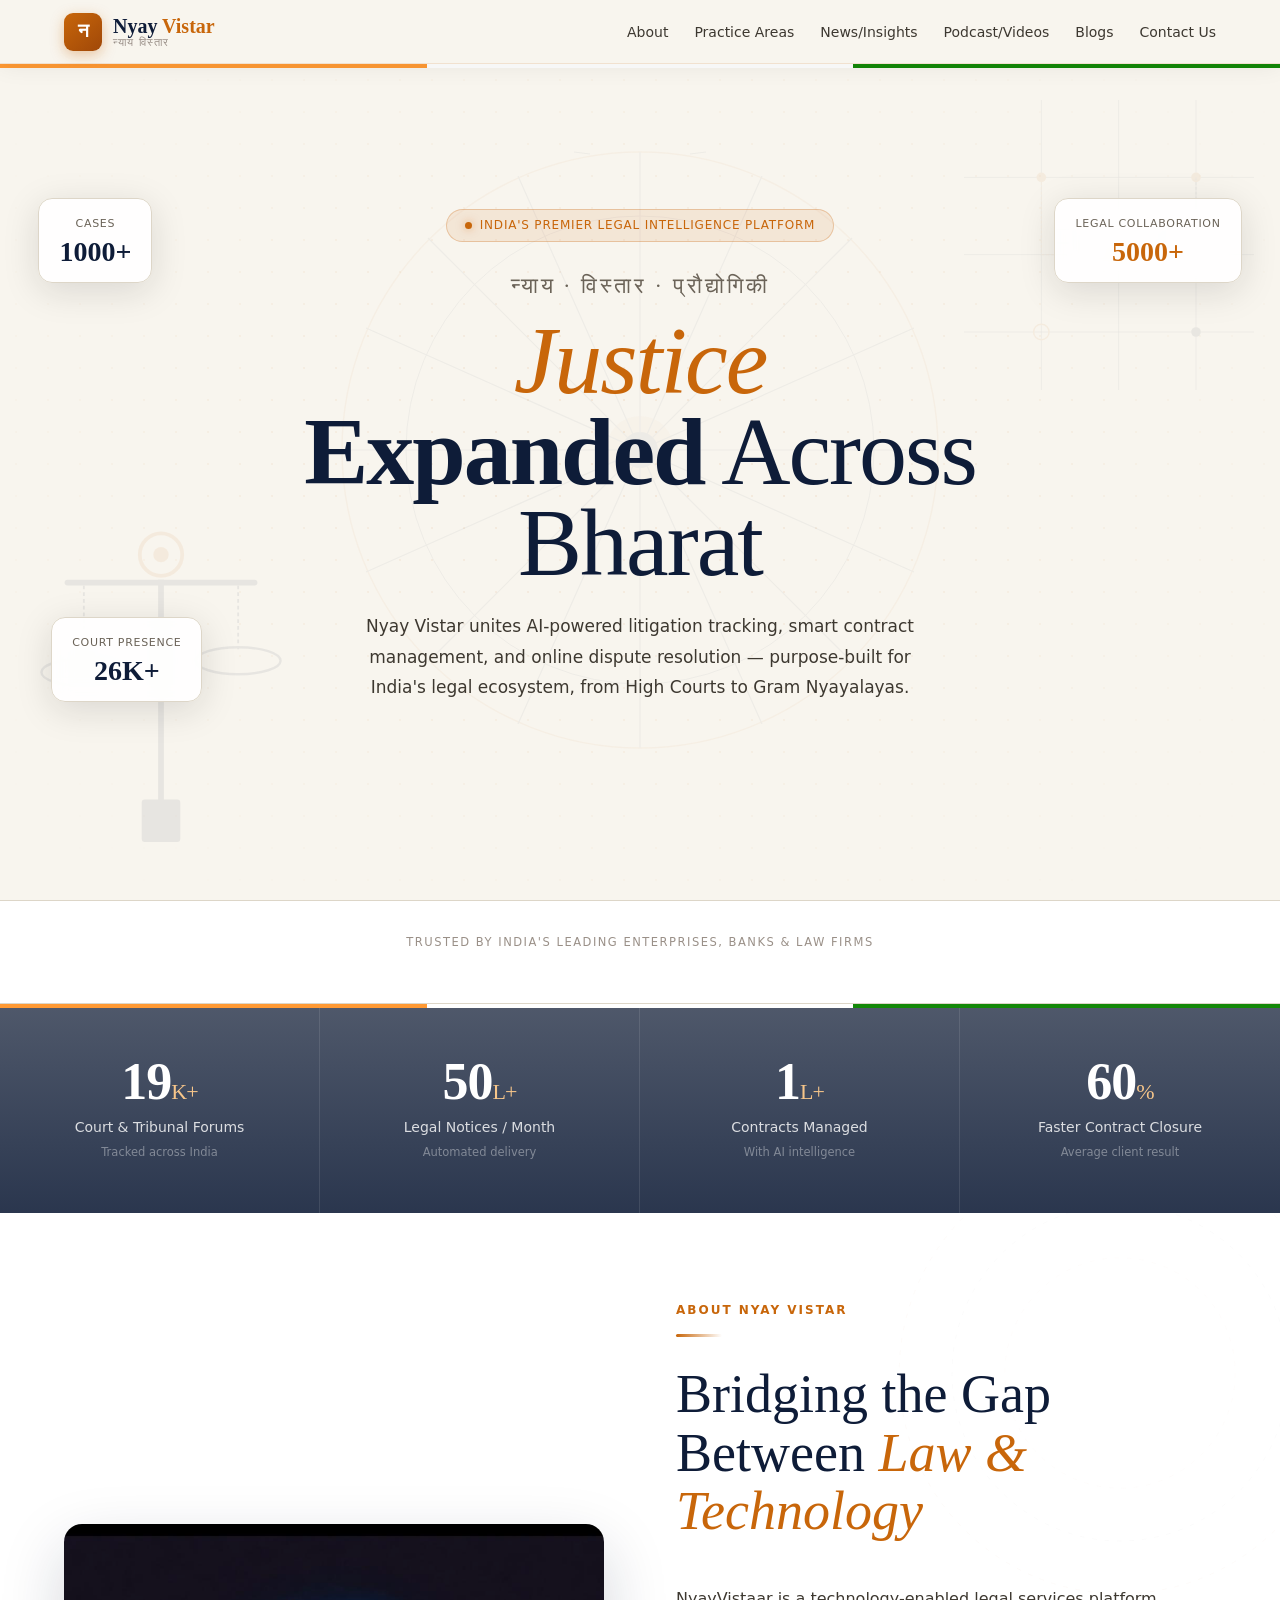
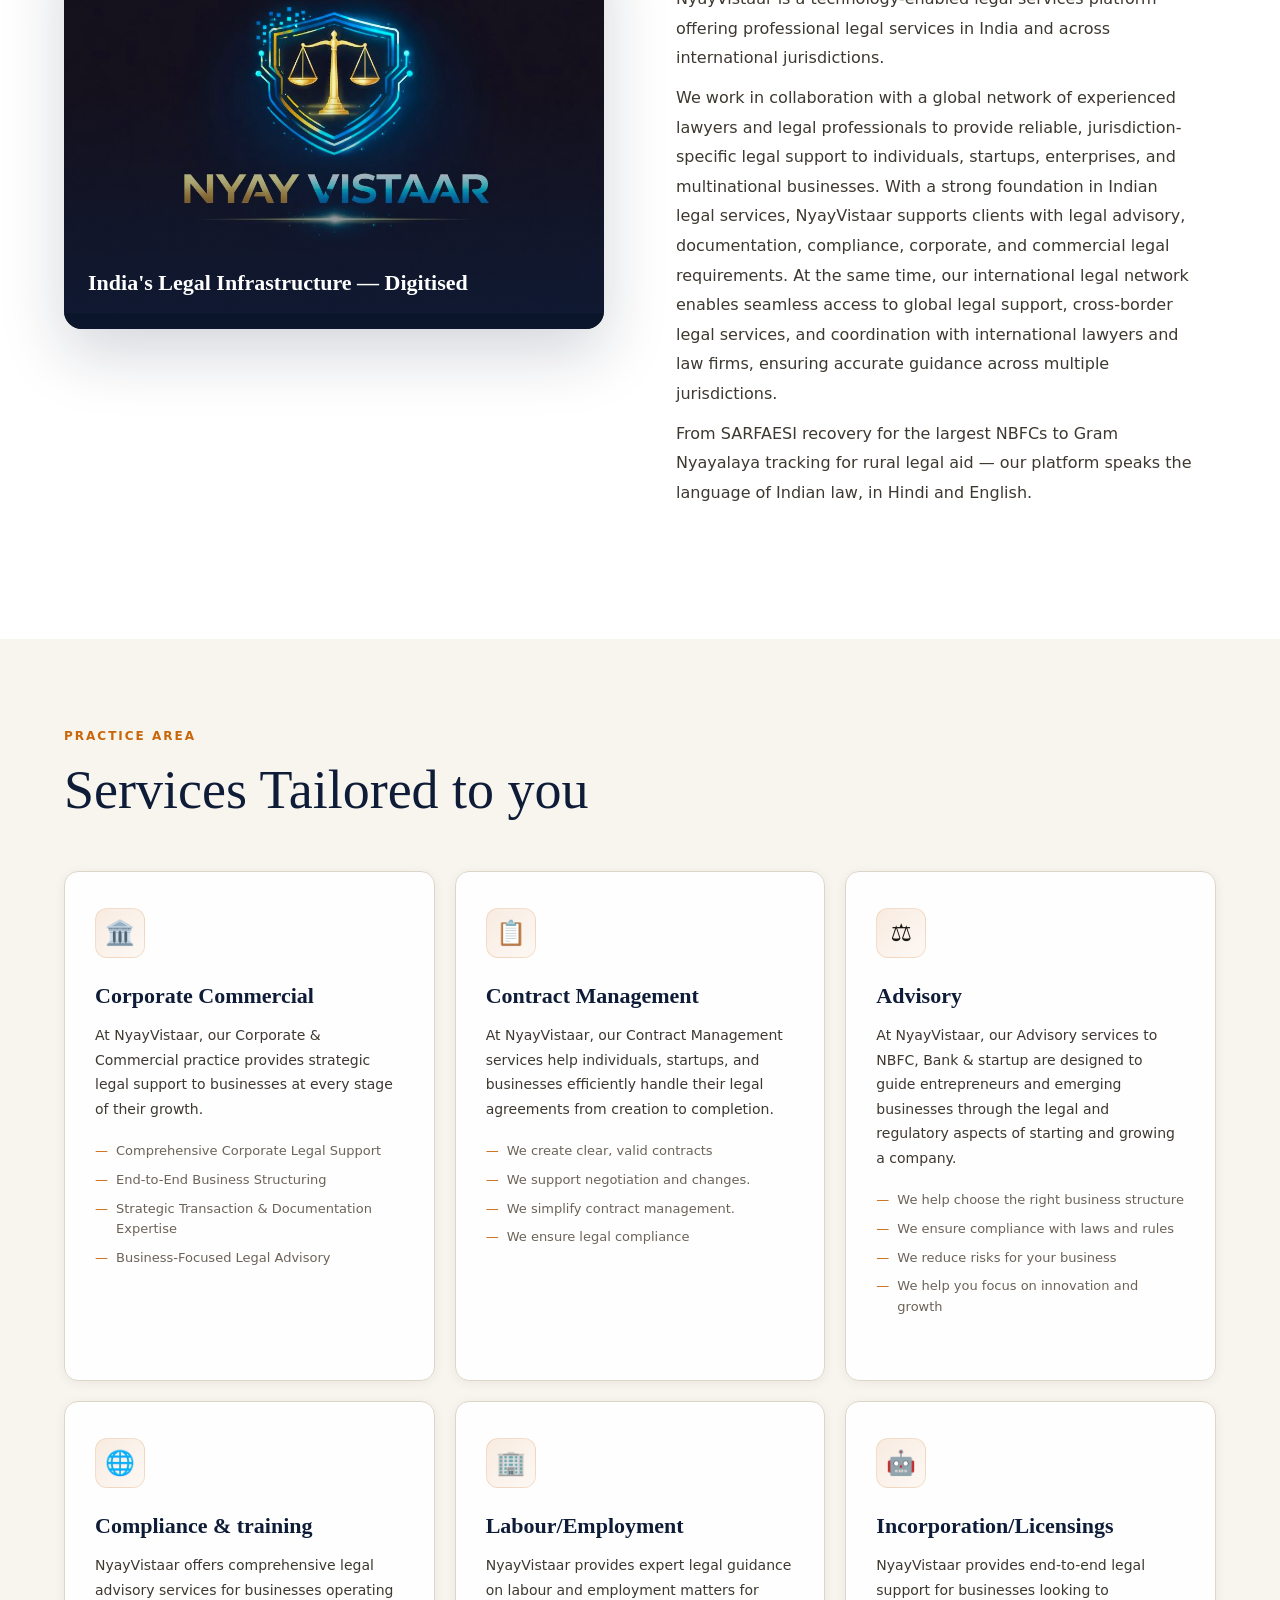
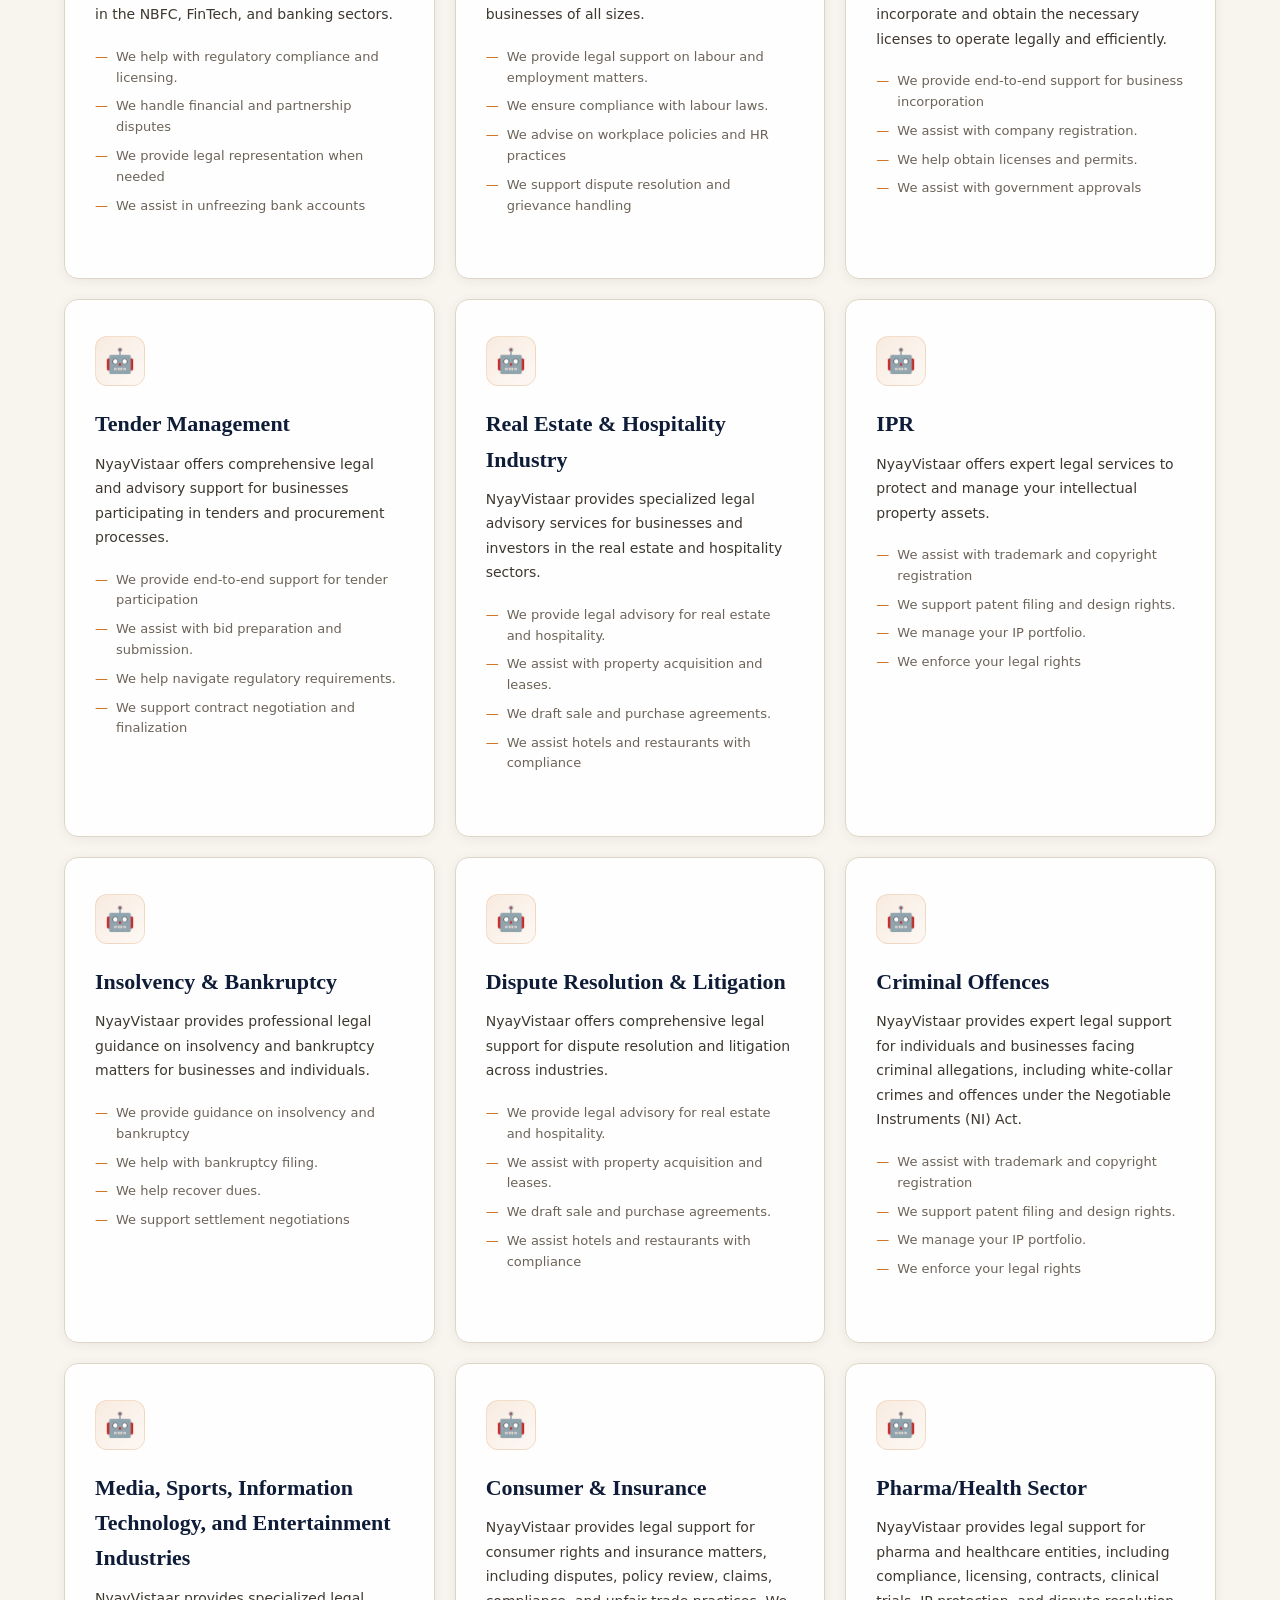
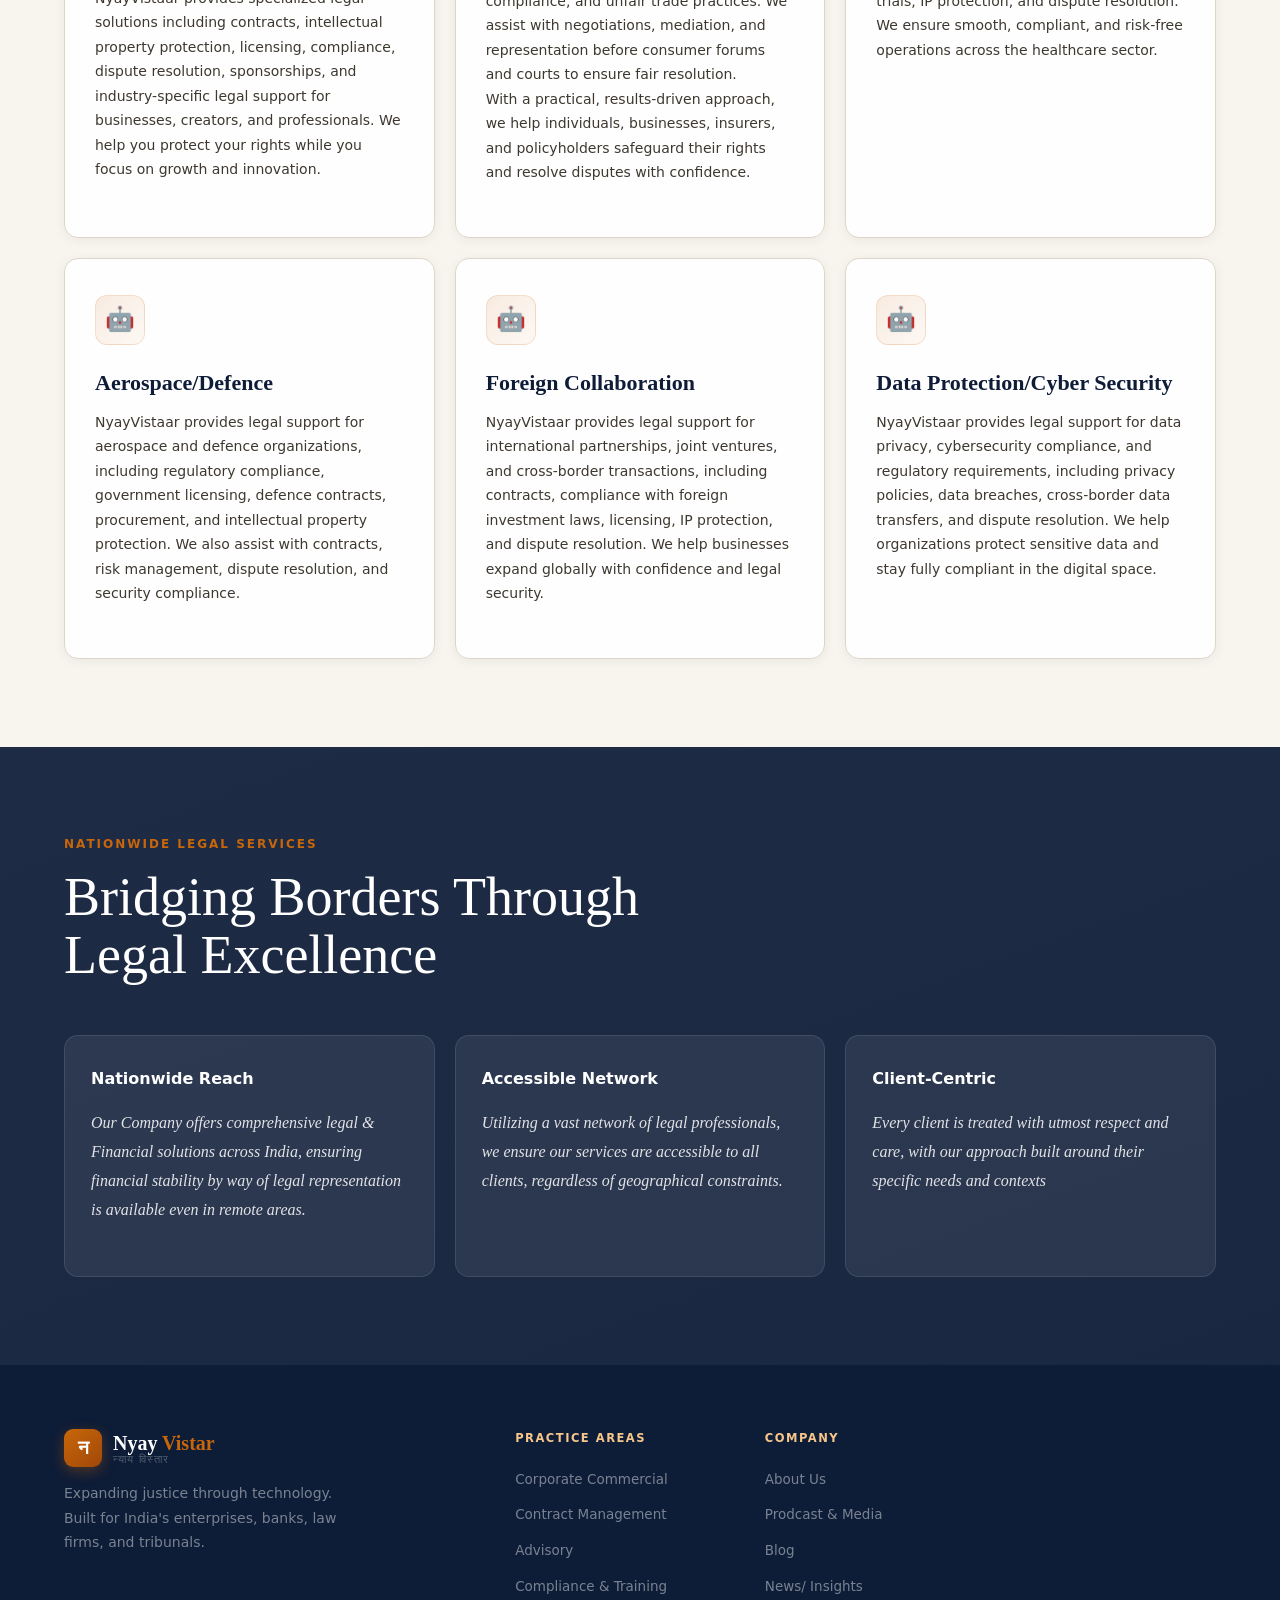
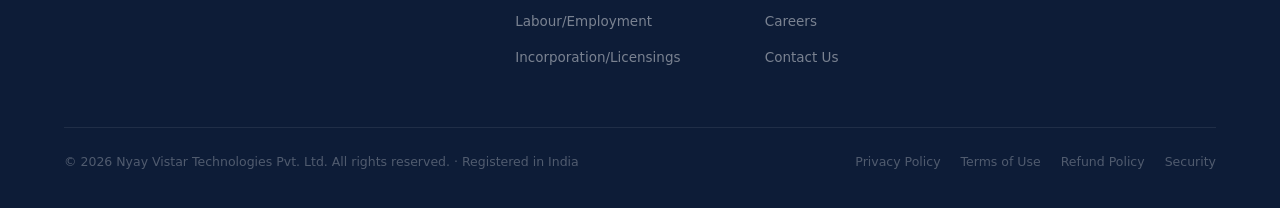
<file: index.html>
<!DOCTYPE html>
<html lang="en">
<head>
<meta charset="UTF-8">
<meta name="viewport" content="width=device-width, initial-scale=1.0">
<title>Nyay Vistar — न्याय विस्तार | Expanding Justice Across India</title>

<link rel="stylesheet" href="styles.css">
</head>
<body>

<!-- NAV -->
<nav id="main-nav">
  <a class="nav-logo" href="#">
    <div class="logo-mark">न</div>
    <div style="display:flex;flex-direction:column;line-height:1.1">
      <span class="logo-en">Nyay <span>Vistar</span></span>
      <span class="logo-hi">न्याय विस्तार</span>
    </div>
  </a>
  <ul class="nav-links">
    <li><a href="#about">About</a></li><li><a href="#practiceArea">Practice Areas</a></li><li><a href="#">News/Insights</a></li><li><a href="#">Podcast/Videos</a></li><li><a href="#">Blogs</a></li><li><a href="#">Contact Us</a></li>
  </ul>
</nav>

<!-- HERO — Scales of Justice photo + cream wash -->
<section class="hero">
  <div class="hero-photo"></div>
  <div class="hero-wash"></div>
  <div class="hero-dots"></div>
  <div class="flag-bar"><span></span><span></span><span></span></div>

  <!-- Scales of Justice SVG — left -->
  <svg class="art-scales" viewBox="0 0 280 340" fill="none">
    <rect x="120" y="292" width="40" height="44" rx="3" fill="#0E1C38"/>
    <rect x="137" y="64" width="6" height="230" fill="#0E1C38"/>
    <rect x="40" y="64" width="200" height="6" rx="3" fill="#0E1C38"/>
    <circle cx="140" cy="38" r="22" stroke="#C8660A" stroke-width="4" fill="none"/>
    <circle cx="140" cy="38" r="8" fill="#C8660A"/>
    <line x1="60" y1="70" x2="60" y2="148" stroke="#0E1C38" stroke-width="2" stroke-dasharray="4 3"/>
    <line x1="220" y1="70" x2="220" y2="136" stroke="#0E1C38" stroke-width="2" stroke-dasharray="4 3"/>
    <ellipse cx="60" cy="160" rx="44" ry="14" fill="none" stroke="#0E1C38" stroke-width="2.5"/>
    <ellipse cx="220" cy="148" rx="44" ry="14" fill="none" stroke="#0E1C38" stroke-width="2.5"/>
    <circle cx="50" cy="156" r="7" fill="rgba(14,28,56,0.25)"/>
    <circle cx="70" cy="154" r="5" fill="rgba(14,28,56,0.18)"/>
  </svg>

  <!-- Circuit board SVG — top right -->
  <svg class="art-circuit" viewBox="0 0 300 300" fill="none">
    <line x1="0" y1="80" x2="300" y2="80" stroke="#0E1C38" stroke-width=".7"/><line x1="0" y1="160" x2="300" y2="160" stroke="#0E1C38" stroke-width=".7"/><line x1="0" y1="240" x2="300" y2="240" stroke="#0E1C38" stroke-width=".7"/>
    <line x1="80" y1="0" x2="80" y2="300" stroke="#0E1C38" stroke-width=".7"/><line x1="160" y1="0" x2="160" y2="300" stroke="#0E1C38" stroke-width=".7"/><line x1="240" y1="0" x2="240" y2="300" stroke="#0E1C38" stroke-width=".7"/>
    <circle cx="80" cy="80" r="5" fill="#C8660A"/><circle cx="160" cy="160" r="5" fill="#C8660A"/><circle cx="240" cy="80" r="5" fill="#C8660A"/>
    <circle cx="80" cy="240" r="8" fill="none" stroke="#C8660A" stroke-width="1.5"/><circle cx="240" cy="240" r="5" fill="#0E1C38"/>
    <rect x="118" y="118" width="84" height="44" rx="4" stroke="#0E1C38" stroke-width="1" fill="rgba(14,28,56,0.04)"/>
    <line x1="118" y1="134" x2="96" y2="134" stroke="#0E1C38" stroke-width="1"/><line x1="118" y1="148" x2="96" y2="148" stroke="#0E1C38" stroke-width="1"/>
    <line x1="202" y1="134" x2="224" y2="134" stroke="#0E1C38" stroke-width="1"/><line x1="202" y1="148" x2="224" y2="148" stroke="#0E1C38" stroke-width="1"/>
    <path d="M80 80 L80 160 L160 160" stroke="#C8660A" stroke-width=".8" fill="none" stroke-dasharray="3 2"/>
    <path d="M240 80 L240 160 L160 160" stroke="#0E1C38" stroke-width=".8" fill="none" stroke-dasharray="3 2"/>
  </svg>

  <!-- Ashoka Chakra — large faint centered -->
  <svg class="art-chakra" viewBox="0 0 620 620" fill="none">
    <circle cx="310" cy="310" r="298" stroke="#C8660A" stroke-width="1.5"/>
    <circle cx="310" cy="310" r="234" stroke="#0E1C38" stroke-width="1"/>
    <circle cx="310" cy="310" r="34" fill="#C8660A" opacity=".5"/>
    <circle cx="310" cy="310" r="18" fill="#0E1C38"/>
    <g stroke="#0E1C38" stroke-width="1.2">
      <line x1="310" y1="12" x2="310" y2="608"/><line x1="12" y1="310" x2="608" y2="310"/>
      <line x1="98" y1="98" x2="522" y2="522"/><line x1="522" y1="98" x2="98" y2="522"/>
      <line x1="188" y1="36" x2="432" y2="584"/><line x1="36" y1="188" x2="584" y2="432"/>
      <line x1="432" y1="36" x2="188" y2="584"/><line x1="36" y1="432" x2="584" y2="188"/>
      <line x1="260" y1="14" x2="244" y2="12"/><line x1="360" y1="14" x2="376" y2="12"/>
    </g>
  </svg>

  <!-- Floating stat cards -->
  <div class="fcard fc-1"><div class="fc-lbl">Cases</div><div class="fc-val">1000+</div></div>
  <div class="fcard fc-2"><div class="fc-lbl">Legal collaboration</div><div class="fc-val" style="color:var(--saffron)">5000+</div></div>
  <div class="fcard fc-3"><div class="fc-lbl">Court Presence</div><div class="fc-val">26K+</div></div>
  <div class="hero-content">
    <div class="h-badge"><span class="bdot"></span>India's Premier Legal Intelligence Platform</div>
    <div class="h-deva">न्याय · विस्तार · प्रौद्योगिकी</div>
    <h1><em>Justice</em><br><strong>Expanded</strong> Across Bharat</h1>
    <p class="h-sub">Nyay Vistar unites AI-powered litigation tracking, smart contract management, and online dispute resolution — purpose-built for India's legal ecosystem, from High Courts to Gram Nyayalayas.</p>
  </div>
</section>

<!-- TRUST BAR -->
<div class="trust-bar">
  <div class="t-lbl">Trusted by India's leading enterprises, banks &amp; law firms</div>
</div>

<!-- STATS — Indian Parliament photo -->
<section class="stats-sec">
  <div class="st-photo"></div><div class="st-wash"></div><div class="st-flag"><span></span><span></span><span></span></div>
  <div class="st-grid">
    <div class="s-item"><div class="s-num" data-val="19" data-suf="K+">19<span class="u">K+</span></div><div class="s-lbl">Court &amp; Tribunal Forums</div><div class="s-sub">Tracked across India</div></div>
    <div class="s-item"><div class="s-num" data-val="50" data-suf="L+">50<span class="u">L+</span></div><div class="s-lbl">Legal Notices / Month</div><div class="s-sub">Automated delivery</div></div>
    <div class="s-item"><div class="s-num" data-val="1" data-suf="L+">1<span class="u">L+</span></div><div class="s-lbl">Contracts Managed</div><div class="s-sub">With AI intelligence</div></div>
    <div class="s-item"><div class="s-num" data-val="60" data-suf="%">60<span class="u">%</span></div><div class="s-lbl">Faster Contract Closure</div><div class="s-sub">Average client result</div></div>
  </div>
</section>

<!-- ABOUT — law library photo -->
<section class="about-sec" id="about">
  <svg style="position:absolute;right:-80px;top:-80px;width:480px;height:480px;opacity:.03;pointer-events:none" viewBox="0 0 500 500" fill="none"><circle cx="250" cy="250" r="230" stroke="#C8660A" stroke-width=".8" stroke-dasharray="5 8"/><circle cx="250" cy="250" r="175" stroke="#0E1C38" stroke-width=".5" stroke-dasharray="5 8"/><circle cx="250" cy="250" r="120" stroke="#C8660A" stroke-width=".5" stroke-dasharray="5 8"/></svg>
  <div class="about-inner">
    <div class="about-visual">
      <div class="vis-photo">
        <img src="/assets/images/slide11_Picture_5.jpg" alt="Legal Technology India" loading="lazy"/>
        <div class="vis-overlay"></div>
        <div class="vis-cap"><h3>India's Legal Infrastructure — Digitised</h3></div>
      </div>
    </div>
    <div style="position:relative;z-index:1">
      <div class="eyebrow">About Nyay Vistar</div>
      <div class="divider"></div>
      <h2 class="sec-title">Bridging the Gap Between <em>Law &amp; Technology</em></h2>
      <p class="sec-desc"><p class="sec-desc" style="margin-bottom:10px">NyayVistaar is a technology-enabled legal services platform offering professional legal services in India and across international jurisdictions. </p><p class="sec-desc" style="margin-bottom:10px">We work in collaboration with a global network of experienced lawyers and legal professionals to provide reliable, jurisdiction-specific legal support to individuals, startups, enterprises, and multinational businesses. With a strong foundation in Indian legal services, NyayVistaar supports clients with legal advisory, documentation, compliance, corporate, and commercial legal requirements. At the same time, our international legal network enables seamless access to global legal support, cross-border legal services, and coordination with international lawyers and law firms, ensuring accurate guidance across multiple jurisdictions.</p>
</p>
      <p class="sec-desc">From SARFAESI recovery for the largest NBFCs to Gram Nyayalaya tracking for rural legal aid — our platform speaks the language of Indian law, in Hindi and English.</p>
    </div>
  </div>
</section>

<!-- SERVICES — legal documents photo wash -->
<section class="svc-sec" id="practiceArea">
  <div class="svc-photo"></div><div class="svc-wash"></div>
  <div class="svc-z">
    <div class="eyebrow">Practice Area</div>
    <h2 class="sec-title">Services Tailored to you</h2>
    <div class="svc-grid">
      <div class="svc-card"><div class="svc-icon">🏛️</div><div class="svc-title">Corporate Commercial</div><p class="svc-desc">At NyayVistaar, our Corporate & Commercial practice provides strategic legal support to businesses at every stage of their growth.</p><ul class="svc-feats"><li>Comprehensive Corporate Legal Support</li><li>End-to-End Business Structuring</li><li>Strategic Transaction & Documentation Expertise</li><li>Business-Focused Legal Advisory</li></ul></div>
      
      <div class="svc-card"><div class="svc-icon">📋</div><div class="svc-title">Contract Management</div><p class="svc-desc">At NyayVistaar, our Contract Management services help individuals, startups, and businesses efficiently handle their legal agreements from creation to completion.</p><ul class="svc-feats"><li>We create clear, valid contracts</li><li>We support negotiation and changes.</li><li>We simplify contract management.</li><li>We ensure legal compliance</li></ul></div>
      
      <div class="svc-card"><div class="svc-icon">⚖️</div><div class="svc-title">Advisory</div><p class="svc-desc">At NyayVistaar, our Advisory services to NBFC, Bank & startup are designed to guide entrepreneurs and emerging businesses through the legal and regulatory aspects of starting and growing a company.</p><ul class="svc-feats"><li>We help choose the right business structure</li><li>We ensure compliance with laws and rules</li><li>We reduce risks for your business</li><li>We help you focus on innovation and growth</li></ul></div>

      <div class="svc-card"><div class="svc-icon">🌐</div><div class="svc-title">Compliance & training</div><p class="svc-desc">NyayVistaar offers comprehensive legal advisory services for businesses operating in the NBFC, FinTech, and banking sectors.</p><ul class="svc-feats"><li>We help with regulatory compliance and licensing.</li><li>We handle financial and partnership disputes</li><li>We provide legal representation when needed</li><li>We assist in unfreezing bank accounts</li></ul></div>

      <div class="svc-card"><div class="svc-icon">🏢</div><div class="svc-title">Labour/Employment</div><p class="svc-desc">NyayVistaar provides expert legal guidance on labour and employment matters for businesses of all sizes.</p><ul class="svc-feats"><li>We provide legal support on labour and employment matters.</li><li>We ensure compliance with labour laws.</li><li>We advise on workplace policies and HR practices</li><li>We support dispute resolution and grievance handling</li></ul></div>

      <div class="svc-card"><div class="svc-icon">🤖</div><div class="svc-title">Incorporation/Licensings</div><p class="svc-desc">NyayVistaar provides end-to-end legal support for businesses looking to incorporate and obtain the necessary licenses to operate legally and efficiently.</p><ul class="svc-feats"><li>We provide end-to-end support for business incorporation</li><li>We assist with company registration.</li><li>We help obtain licenses and permits.</li><li>We assist with government approvals</li></ul></div>

      <div class="svc-card"><div class="svc-icon">🤖</div><div class="svc-title">Tender Management</div><p class="svc-desc">NyayVistaar offers comprehensive legal and advisory support for businesses participating in tenders and procurement processes.</p><ul class="svc-feats"><li>We provide end-to-end support for tender participation</li><li>We assist with bid preparation and submission.</li><li>We help navigate regulatory requirements.</li><li>We support contract negotiation and finalization</li></ul></div>

      <div class="svc-card"><div class="svc-icon">🤖</div><div class="svc-title">Real Estate & Hospitality Industry</div><p class="svc-desc">NyayVistaar provides specialized legal advisory services for businesses and investors in the real estate and hospitality sectors.</p><ul class="svc-feats"><li>We provide legal advisory for real estate and hospitality.</li><li>We assist with property acquisition and leases.</li><li>We draft sale and purchase agreements.</li><li>We assist hotels and restaurants with compliance</li></ul></div>

      <div class="svc-card"><div class="svc-icon">🤖</div><div class="svc-title">IPR</div><p class="svc-desc">NyayVistaar offers expert legal services to protect and manage your intellectual property assets.</p><ul class="svc-feats"><li>We assist with trademark and copyright registration</li><li>We support patent filing and design rights.</li><li>We manage your IP portfolio.</li><li>We enforce your legal rights</li></ul></div>


      <div class="svc-card"><div class="svc-icon">🤖</div><div class="svc-title">Insolvency & Bankruptcy </div><p class="svc-desc">NyayVistaar provides professional legal guidance on insolvency and bankruptcy matters for businesses and individuals.</p><ul class="svc-feats"><li>We provide guidance on insolvency and bankruptcy</li><li>We help with bankruptcy filing.</li><li>We help recover dues.</li><li>We support settlement negotiations</li></ul></div>

      <div class="svc-card"><div class="svc-icon">🤖</div><div class="svc-title">Dispute Resolution & Litigation</div><p class="svc-desc">NyayVistaar offers comprehensive legal support for dispute resolution and litigation across industries.</p><ul class="svc-feats"><li>We provide legal advisory for real estate and hospitality.</li><li>We assist with property acquisition and leases.</li><li>We draft sale and purchase agreements.</li><li>We assist hotels and restaurants with compliance</li></ul></div>

      <div class="svc-card"><div class="svc-icon">🤖</div><div class="svc-title">Criminal Offences </div><p class="svc-desc">NyayVistaar provides expert legal support for individuals and businesses facing criminal allegations, including white-collar crimes and offences under the Negotiable Instruments (NI) Act.</p><ul class="svc-feats"><li>We assist with trademark and copyright registration</li><li>We support patent filing and design rights.</li><li>We manage your IP portfolio.</li><li>We enforce your legal rights</li></ul></div>
	  
	  <div class="svc-card"><div class="svc-icon">🤖</div><div class="svc-title">Media, Sports, Information Technology, and Entertainment Industries </div><p class="svc-desc">NyayVistaar provides specialized legal solutions including contracts, intellectual property protection, licensing, compliance, dispute resolution, sponsorships, and industry-specific legal support for businesses, creators, and professionals. We help you protect your rights while you focus on growth and innovation.</div>
	  
	  <div class="svc-card"><div class="svc-icon">🤖</div><div class="svc-title">Consumer & Insurance </div><p class="svc-desc">NyayVistaar provides legal support for consumer rights and insurance matters, including disputes, policy review, claims, compliance, and unfair trade practices. We assist with negotiations, mediation, and representation before consumer forums and courts to ensure fair resolution.<br/>
With a practical, results-driven approach, we help individuals, businesses, insurers, and policyholders safeguard their rights and resolve disputes with confidence.</div>
	  
	  <div class="svc-card"><div class="svc-icon">🤖</div><div class="svc-title"> Pharma/Health Sector </div><p class="svc-desc">NyayVistaar provides legal support for pharma and healthcare entities, including compliance, licensing, contracts, clinical trials, IP protection, and dispute resolution. We ensure smooth, compliant, and risk-free operations across the healthcare sector.</div>
	  
	  <div class="svc-card"><div class="svc-icon">🤖</div><div class="svc-title"> Aerospace/Defence </div><p class="svc-desc">NyayVistaar provides legal support for aerospace and defence organizations, including regulatory compliance, government licensing, defence contracts, procurement, and intellectual property protection. We also assist with contracts, risk management, dispute resolution, and security compliance.</div>
	  
	  <div class="svc-card"><div class="svc-icon">🤖</div><div class="svc-title"> Foreign Collaboration </div><p class="svc-desc">NyayVistaar provides legal support for international partnerships, joint ventures, and cross-border transactions, including contracts, compliance with foreign investment laws, licensing, IP protection, and dispute resolution. We help businesses expand globally with confidence and legal security.</div>
	  
	  <div class="svc-card"><div class="svc-icon">🤖</div><div class="svc-title"> Data Protection/Cyber Security </div><p class="svc-desc">NyayVistaar provides legal support for data privacy, cybersecurity compliance, and regulatory requirements, including privacy policies, data breaches, cross-border data transfers, and dispute resolution. We help organizations protect sensitive data and stay fully compliant in the digital space.</div>

    </div>
  </div>
</section>

<!-- TESTIMONIALS — legal documents photo -->
<section class="testi-sec">
  <div class="testi-photo"></div><div class="testi-wash"></div>
  <div class="testi-z">
    <div class="eyebrow">Nationwide Legal Services</div>
    <h2 class="sec-title" style="color:#fff">Bridging Borders Through Legal Excellence</h2>
    <div class="tgrid">
      <div class="tcard"><h4 style="color:#fff">Nationwide Reach</h4><p class="tcard-text">Our Company offers comprehensive legal & Financial solutions across India, ensuring financial stability by way of legal representation is available even in remote areas.
</p></div>
      <div class="tcard"><h4 style="color:#fff">Accessible Network</h4><p class="tcard-text">Utilizing a vast network of legal professionals, we ensure our services are accessible to all clients, regardless of geographical constraints.
</p></div>
      <div class="tcard"><h4 style="color:#fff">Client-Centric</h4><p class="tcard-text">Every client is treated with utmost respect and care, with our approach built around their specific needs and contexts</p></
    </div>
  </div>
</section>

<!-- FOOTER -->
<footer>
  <div class="footer-photo"></div><div class="footer-wash"></div>
  <div class="f-grid">
    <div>
      <div class="nav-logo" style="margin-bottom:0"><div class="logo-mark">न</div><div style="display:flex;flex-direction:column;line-height:1.1"><span class="f-en">Nyay <span>Vistar</span></span><span class="f-hi">न्याय विस्तार</span></div></div>
      <p class="f-tagline">Expanding justice through technology. Built for India's enterprises, banks, law firms, and tribunals.</p>
    </div>
    <div><div class="f-col-t">Practice Areas</div><ul class="f-links"><li><a href="#">Corporate Commercial</a></li><li><a href="#">Contract Management</a></li><li><a href="#">Advisory</a></li><li><a href="#">Compliance &amp; Training</a></li><li><a href="#">Labour/Employment</a></li><li><a href="#">Incorporation/Licensings</a></li></ul></div>
    <div><div class="f-col-t">Company</div><ul class="f-links"><li><a href="#">About Us</a></li><li><a href="#">Prodcast &amp; Media</a></li><li><a href="#">Blog</a></li><li><a href="#">News/ Insights</a></li><li><a href="#">Careers</a></li><li><a href="#">Contact Us</a></li></ul></div>
  </div>
  <div class="f-bottom"><span class="f-copy">© 2026 Nyay Vistar Technologies Pvt. Ltd. All rights reserved. · Registered in India</span><div class="f-meta"><a href="#">Privacy Policy</a><a href="#">Terms of Use</a><a href="#">Refund Policy</a><a href="#">Security</a></div></div>
</footer>

<script>
window.addEventListener('scroll',()=>document.getElementById('main-nav').classList.toggle('scrolled',scrollY>40))
const obs=new IntersectionObserver(es=>es.forEach(e=>{if(e.isIntersecting){e.target.style.opacity='1';e.target.style.transform='translateY(0)'}}),{threshold:.07})
document.querySelectorAll('.svc-card,.s-item,.tcard,.proc-step,.about-visual,.mock,.vis-photo').forEach((el,i)=>{el.style.cssText+='opacity:0;transform:translateY(24px);transition:opacity .6s ease,transform .6s ease;transition-delay:'+(i%6*.08)+'s';obs.observe(el)})
document.querySelectorAll('#ptabs .ptab').forEach(t=>t.addEventListener('click',()=>{document.querySelectorAll('#ptabs .ptab').forEach(x=>x.classList.remove('active'));t.classList.add('active')}))
// Counter
function animN(el,v,s){let t=null;(function step(ts){if(!t)t=ts;const p=Math.min((ts-t)/1800,1),e=1-Math.pow(1-p,3);el.innerHTML=Math.round(e*v)+`<span class="u">${s}</span>`;p<1&&requestAnimationFrame(step)})(performance.now())}
new IntersectionObserver(es=>es.forEach(e=>{if(e.isIntersecting&&!e.target.dataset.done){e.target.dataset.done='1';e.target.querySelectorAll('.s-num').forEach(n=>animN(n,+n.dataset.val,n.dataset.suf))}}),{threshold:.3}).observe(document.querySelector('.stats-sec'))
</script>
</body>
</html>
</file>
<file: styles.css>
*,*::before,*::after{margin:0;padding:0;box-sizing:border-box}
:root{
  --bg:#F8F5EE;--surface:#FFFFFF;--surface2:#FAF8F4;
  --saffron:#C8660A;--saffron2:#E0791A;--saffron3:#F7C68A;
  --navy:#0E1C38;--navy2:#1A2F56;
  --green:#1A6040;--ink:#1A1814;--ink2:#3D3830;
  --muted:#6B6358;--muted2:#9A9088;
  --border:#DDD6C8;--border2:#C8BEA8;
  --fd:Georgia, 'Times New Roman', 'Book Antiqua', Palatino, serif;--fb:'Segoe UI', system-ui, -apple-system, 'Helvetica Neue', Arial, sans-serif;--fm:'Cascadia Code', 'Fira Code', 'Consolas', 'Courier New', monospace;
}
html{scroll-behavior:smooth}
body{font-family:var(--fb);background:var(--bg);color:var(--ink);overflow-x:hidden;line-height:1.6}

/* NAV */
nav{position:fixed;top:0;left:0;right:0;z-index:200;padding:0 5%;height:64px;display:flex;align-items:center;justify-content:space-between;background:rgba(248,245,238,.94);backdrop-filter:blur(18px);border-bottom:1px solid rgba(200,102,10,.14);box-shadow:0 2px 24px rgba(26,24,20,.07);transition:all .3s}
nav.scrolled{background:rgba(255,255,255,.97);box-shadow:0 3px 32px rgba(26,24,20,.10)}
.nav-logo{display:flex;align-items:center;gap:11px;text-decoration:none}
.logo-mark{width:38px;height:38px;border-radius:9px;background:linear-gradient(140deg,var(--saffron),#A04808);display:flex;align-items:center;justify-content:center;font-family:var(--fd);font-weight:700;color:#fff;font-size:19px;box-shadow:0 4px 14px rgba(200,102,10,.35);flex-shrink:0}
.logo-en{font-family:var(--fd);font-size:20px;font-weight:600;color:var(--navy)}.logo-en span{color:var(--saffron)}
.logo-hi{font-size:10.5px;color:var(--muted2);letter-spacing:1.2px}
.nav-links{display:flex;gap:26px;list-style:none}
.nav-links a{text-decoration:none;color:var(--ink2);font-size:14px;font-weight:400;transition:color .2s;position:relative;padding-bottom:3px}
.nav-links a::after{content:'';position:absolute;bottom:0;left:0;right:0;height:1.5px;background:var(--saffron);transform:scaleX(0);transition:transform .25s}
.nav-links a:hover{color:var(--saffron)}.nav-links a:hover::after{transform:scaleX(1)}
.nav-cta{display:flex;gap:10px}
.btn-g{padding:8px 20px;border:1.5px solid var(--border2);border-radius:7px;color:var(--ink2);background:transparent;font-family:var(--fb);font-size:13.5px;font-weight:500;cursor:pointer;transition:all .2s;text-decoration:none}.btn-g:hover{border-color:var(--saffron);color:var(--saffron)}
.btn-p{padding:8px 22px;background:linear-gradient(135deg,var(--saffron),#A04808);border:none;border-radius:7px;color:#fff;font-family:var(--fb);font-size:13.5px;font-weight:600;cursor:pointer;transition:all .2s;text-decoration:none;box-shadow:0 4px 14px rgba(200,102,10,.30);display:inline-block}.btn-p:hover{transform:translateY(-1px);box-shadow:0 6px 22px rgba(200,102,10,.42)}

/* HERO */
.hero{position:relative;min-height:100vh;display:flex;flex-direction:column;align-items:center;justify-content:center;padding:130px 5% 80px;text-align:center;overflow:hidden}
/* REAL PHOTO BACKGROUND */
.hero-photo{position:absolute;inset:0;z-index:0;background-image:url('https://images.unsplash.com/photo-1589829545856-d10d557cf95f?w=1800&q=80&fit=crop');background-size:cover;background-position:center 30%;filter:brightness(1.05) saturate(0.8)}
/* Warm cream wash — keeps it light */
.hero-wash{position:absolute;inset:0;z-index:1;background:linear-gradient(180deg,rgba(248,245,238,.90) 0%,rgba(248,245,238,.80) 45%,rgba(248,245,238,.93) 100%)}
.hero-dots{position:absolute;inset:0;z-index:2;pointer-events:none;background-image:radial-gradient(circle,rgba(200,102,10,.09) 1.2px,transparent 1.2px);background-size:32px 32px;mask-image:radial-gradient(ellipse 80% 80% at 50% 50%,black,transparent 80%)}
/* India flag accent bar */
.flag-bar{position:absolute;top:64px;left:0;right:0;height:4px;z-index:10;display:flex}
.flag-bar span:nth-child(1){flex:1;background:#FF9933}.flag-bar span:nth-child(2){flex:1;background:#fff}.flag-bar span:nth-child(3){flex:1;background:#138808}

/* SVG art decorations */
.art-scales{position:absolute;left:2%;bottom:6%;width:270px;opacity:.065;z-index:3;pointer-events:none}
.art-circuit{position:absolute;top:100px;right:2%;width:290px;opacity:.062;z-index:3;pointer-events:none;animation:drift 20s ease-in-out infinite}
.art-chakra{position:absolute;top:50%;left:50%;transform:translate(-50%,-50%);width:620px;opacity:.038;z-index:3;pointer-events:none;animation:chakra 120s linear infinite}
@keyframes chakra{to{transform:translate(-50%,-50%) rotate(360deg)}}
@keyframes drift{0%,100%{transform:translateY(0)}50%{transform:translateY(-14px)}}
@keyframes bob{0%,100%{transform:translateY(0)}50%{transform:translateY(-10px)}}
@keyframes fadeup{from{opacity:0;transform:translateY(22px)}to{opacity:1;transform:translateY(0)}}
@keyframes pdot{0%,100%{opacity:1}50%{opacity:.35}}

.hero-content{position:relative;z-index:10;max-width:860px}
.h-badge{display:inline-flex;align-items:center;gap:8px;padding:6px 18px;border-radius:100px;background:rgba(200,102,10,.10);border:1px solid rgba(200,102,10,.28);font-size:12px;font-weight:500;color:var(--saffron);letter-spacing:.8px;text-transform:uppercase;margin-bottom:26px;animation:fadeup .7s ease both}
.bdot{width:7px;height:7px;border-radius:50%;background:var(--saffron);box-shadow:0 0 8px rgba(200,102,10,.5);animation:pdot 2s infinite}
.h-deva{font-family:var(--fd);font-size:clamp(16px,2.2vw,22px);font-weight:300;color:var(--muted);letter-spacing:3px;margin-bottom:12px;animation:fadeup .8s ease .05s both}
.hero h1{font-family:var(--fd);font-size:clamp(52px,8.5vw,96px);font-weight:300;line-height:.95;color:var(--navy);letter-spacing:-2px;margin-bottom:8px;animation:fadeup .85s ease .1s both}
.hero h1 em{font-style:italic;color:var(--saffron)}.hero h1 strong{font-weight:700}
.h-sub{font-size:17px;font-weight:300;color:var(--ink2);max-width:560px;margin:22px auto 38px;line-height:1.82;animation:fadeup .9s ease .2s both}
.h-actions{display:flex;gap:14px;align-items:center;justify-content:center;flex-wrap:wrap;margin-bottom:52px;animation:fadeup 1s ease .3s both}
.btn-hero{padding:14px 34px;background:linear-gradient(135deg,var(--saffron),#A04808);border:none;border-radius:9px;color:#fff;font-family:var(--fb);font-size:15px;font-weight:600;cursor:pointer;text-decoration:none;box-shadow:0 6px 24px rgba(200,102,10,.38);transition:all .25s}.btn-hero:hover{transform:translateY(-2px);box-shadow:0 10px 36px rgba(200,102,10,.48)}
.btn-hero-o{padding:13px 28px;border:1.5px solid rgba(14,28,56,.35);border-radius:9px;color:var(--navy);background:rgba(255,255,255,.65);font-family:var(--fb);font-size:15px;font-weight:500;cursor:pointer;text-decoration:none;display:inline-flex;align-items:center;gap:9px;transition:all .2s;backdrop-filter:blur(8px)}.btn-hero-o:hover{background:rgba(255,255,255,.9);border-color:var(--saffron);color:var(--saffron)}
.h-metrics{display:flex;gap:38px;align-items:center;justify-content:center;flex-wrap:wrap;animation:fadeup 1s ease .4s both}
.hm-v{font-family:var(--fd);font-size:30px;font-weight:700;color:var(--navy);line-height:1}.hm-l{font-size:12px;color:var(--muted);margin-top:4px}
.hm-d{width:1px;height:38px;background:var(--border)}
/* Floating stat cards */
.fcard{position:absolute;z-index:10;background:rgba(255,255,255,.90);border:1px solid var(--border);border-radius:14px;padding:16px 20px;box-shadow:0 8px 36px rgba(26,24,20,.13);pointer-events:none;animation:bob 6s ease-in-out infinite;backdrop-filter:blur(10px)}
.fc-1{top:22%;left:3%}.fc-2{top:22%;right:3%;animation-delay:-2.5s}.fc-3{bottom:22%;left:4%;animation-delay:-4.2s}.fc-4{bottom:24%;right:3%;animation-delay:-1.8s}
.fc-lbl{font-size:11px;font-weight:500;color:var(--muted);letter-spacing:.7px;text-transform:uppercase;margin-bottom:5px}
.fc-val{font-family:var(--fd);font-size:28px;font-weight:700;color:var(--navy);line-height:1}
.fc-sub{font-size:12px;color:var(--muted);margin-top:3px}
.fc-live{display:flex;align-items:center;gap:5px;font-size:12px;color:var(--green);margin-top:5px}
.ldot{width:6px;height:6px;border-radius:50%;background:var(--green);animation:pdot 2s infinite}

/* TRUST BAR */
.trust-bar{background:var(--surface);padding:32px 5%;border-top:1px solid var(--border);border-bottom:1px solid var(--border);text-align:center}
.t-lbl{font-size:11.5px;font-weight:500;color:var(--muted2);letter-spacing:1.5px;text-transform:uppercase;margin-bottom:20px}
.t-logos{display:flex;align-items:center;justify-content:center;flex-wrap:wrap;gap:6px 14px}
.t-logo{padding:6px 14px;border:1px solid var(--border);border-radius:6px;font-family:var(--fd);font-size:13px;font-weight:600;color:var(--muted);letter-spacing:.8px;transition:all .2s}.t-logo:hover{color:var(--navy);border-color:var(--navy2);background:rgba(14,28,56,.05)}

/* SHARED */
section{position:relative;padding:88px 5%;overflow:hidden}
.eyebrow{font-size:12px;font-weight:600;color:var(--saffron);letter-spacing:2px;text-transform:uppercase;margin-bottom:14px}
.sec-title{font-family:var(--fd);font-size:clamp(34px,4.5vw,54px);font-weight:300;line-height:1.08;color:var(--navy);max-width:620px;margin-bottom:18px}
.sec-title em{font-style:italic;color:var(--saffron)}.sec-title strong{font-weight:700}
.sec-desc{font-size:16px;font-weight:300;color:var(--ink2);max-width:520px;line-height:1.85;margin-bottom:44px}
.divider{width:46px;height:3px;border-radius:2px;background:linear-gradient(90deg,var(--saffron),transparent);margin-bottom:28px}

/* STATS — real Indian Parliament/building photo */
.stats-sec{padding:0;position:relative;overflow:hidden}
.st-photo{position:absolute;inset:0;z-index:0;background-image:url('https://images.unsplash.com/photo-1532375810709-75b1da00537c?w=1600&q=80&fit=crop');background-size:cover;background-position:center 40%;filter:brightness(.28) saturate(1.1)}
.st-wash{position:absolute;inset:0;z-index:1;background:linear-gradient(180deg,rgba(14,28,56,.72),rgba(14,28,56,.88))}
.st-flag{position:absolute;top:0;left:0;right:0;height:4px;z-index:3;display:flex}
.st-flag span:nth-child(1){flex:1;background:#FF9933}.st-flag span:nth-child(2){flex:1;background:#fff}.st-flag span:nth-child(3){flex:1;background:#138808}
.st-grid{display:grid;grid-template-columns:repeat(4,1fr);position:relative;z-index:2}
.s-item{padding:52px 28px;text-align:center;border-right:1px solid rgba(255,255,255,.10);transition:background .3s}
.s-item:last-child{border-right:none}.s-item:hover{background:rgba(255,255,255,.06)}
.s-num{font-family:var(--fd);font-size:52px;font-weight:700;color:#fff;line-height:1;margin-bottom:8px;letter-spacing:-1px}
.s-num .u{font-size:22px;font-weight:300;color:var(--saffron3)}
.s-lbl{font-size:14px;color:rgba(255,255,255,.82)}.s-sub{font-size:11.5px;color:rgba(255,255,255,.38);margin-top:4px}

/* ABOUT */
.about-sec{background:var(--surface);position:relative}
.about-inner{display:grid;grid-template-columns:1fr 1fr;gap:72px;align-items:center;max-width:1220px;margin:0 auto}
.about-visual{position:relative}
.vis-photo{border-radius:18px;overflow:hidden;aspect-ratio:4/3;position:relative;box-shadow:0 24px 64px rgba(14,28,56,.18)}
.vis-photo img{width:100%;height:100%;object-fit:cover;display:block;filter:brightness(.97) saturate(1.1)}
.vis-overlay{position:absolute;inset:0;background:linear-gradient(180deg,transparent 40%,rgba(14,28,56,.80) 100%)}
.vis-cap{position:absolute;bottom:0;left:0;right:0;padding:24px;color:#fff;z-index:1}
.vis-cap h3{font-family:var(--fd);font-size:22px;font-weight:600;margin-bottom:5px}
.vis-cap p{font-size:13px;color:rgba(255,255,255,.65)}
.vbadge1{position:absolute;top:-18px;right:-18px;background:#fff;border:1px solid var(--border);border-radius:12px;padding:14px 18px;box-shadow:0 8px 28px rgba(14,28,56,.12);min-width:148px}
.vb-lbl{font-size:11px;font-weight:500;color:var(--muted2);letter-spacing:.5px;text-transform:uppercase}.vb-val{font-family:var(--fd);font-size:26px;font-weight:700;color:var(--saffron);line-height:1;margin:4px 0}.vb-sub{font-size:12px;color:var(--muted)}
.vbadge2{position:absolute;bottom:-18px;left:-18px;background:var(--saffron);border-radius:12px;padding:14px 18px;box-shadow:0 8px 24px rgba(200,102,10,.30);color:#fff}
.vb2-lbl{font-size:11px;font-weight:500;opacity:.8;text-transform:uppercase;letter-spacing:.5px}.vb2-val{font-family:var(--fd);font-size:24px;font-weight:700;line-height:1;margin-top:4px}

/* SERVICES */
.svc-sec{position:relative}
.svc-photo{position:absolute;inset:0;z-index:0;background-image:url('https://images.unsplash.com/photo-1521791136064-7986c2920216?w=1600&q=80&fit=crop');background-size:cover;background-position:center;filter:brightness(.12) saturate(.5)}
.svc-wash{position:absolute;inset:0;z-index:1;background:linear-gradient(180deg,rgba(248,245,238,.97),rgba(248,245,238,.95))}
.svc-z{position:relative;z-index:2}
.svc-grid{display:grid;grid-template-columns:repeat(3,1fr);gap:20px;margin-top:52px}
.svc-card{background:rgba(255,255,255,.95);border:1px solid var(--border);border-radius:14px;padding:36px 30px;transition:all .3s;cursor:pointer;position:relative;overflow:hidden;box-shadow:0 2px 12px rgba(26,24,20,.06)}
.svc-card::after{content:'';position:absolute;top:0;left:0;right:0;height:3px;background:linear-gradient(90deg,var(--saffron),var(--saffron2));transform:scaleX(0);transform-origin:left;transition:transform .35s}
.svc-card:hover{transform:translateY(-5px);box-shadow:0 16px 52px rgba(14,28,56,.13);border-color:rgba(200,102,10,.20)}.svc-card:hover::after{transform:scaleX(1)}
.svc-icon{width:50px;height:50px;border-radius:12px;background:linear-gradient(135deg,rgba(200,102,10,.12),rgba(200,102,10,.04));border:1px solid rgba(200,102,10,.16);display:flex;align-items:center;justify-content:center;margin-bottom:20px;font-size:24px}
.svc-title{font-family:var(--fd);font-size:22px;font-weight:600;color:var(--navy);margin-bottom:10px}
.svc-desc{font-size:14px;color:var(--ink2);line-height:1.75;font-weight:300;margin-bottom:16px}
.svc-feats{list-style:none;margin-bottom:22px}.svc-feats li{font-size:13px;color:var(--muted);padding:4px 0;display:flex;align-items:flex-start;gap:8px}.svc-feats li::before{content:'—';color:var(--saffron);flex-shrink:0}
.svc-lnk{font-size:13px;font-weight:600;color:var(--saffron);text-decoration:none;display:inline-flex;align-items:center;gap:5px;transition:gap .2s}.svc-lnk:hover{gap:9px}

/* PLATFORM */
.plat-sec{position:relative}
.plat-photo{position:absolute;inset:0;z-index:0;background-image:url('https://images.unsplash.com/photo-1589578527966-fdac0f44566c?w=1600&q=80&fit=crop');background-size:cover;background-position:center;filter:brightness(.15) saturate(.45)}
.plat-wash{position:absolute;inset:0;z-index:1;background:linear-gradient(135deg,rgba(228,232,244,.97),rgba(215,225,234,.96))}
.plat-inner{display:grid;grid-template-columns:1fr 1.1fr;gap:68px;align-items:center;position:relative;z-index:2;max-width:1220px;margin:0 auto}
.ptabs{display:flex;flex-direction:column;gap:6px;margin-top:30px}
.ptab{padding:15px 18px;border:1px solid var(--border);border-radius:10px;cursor:pointer;transition:all .2s;background:rgba(255,255,255,.82)}
.ptab.active,.ptab:hover{background:var(--navy);border-color:var(--navy)}
.ptab-t{font-size:15px;font-weight:500;color:var(--ink)}.ptab.active .ptab-t,.ptab:hover .ptab-t{color:#fff}
.ptab-d{font-size:12.5px;color:var(--muted);margin-top:3px}.ptab.active .ptab-d,.ptab:hover .ptab-d{color:rgba(255,255,255,.55)}
/* Dashboard mock */
.mock{background:var(--navy);border-radius:16px;overflow:hidden;box-shadow:0 32px 80px rgba(14,28,56,.24),0 0 0 1px rgba(255,255,255,.07)}
.mock-tb{background:rgba(255,255,255,.06);padding:12px 17px;border-bottom:1px solid rgba(255,255,255,.08);display:flex;align-items:center;gap:11px}
.mock-dots{display:flex;gap:5px}.mock-dot{width:10px;height:10px;border-radius:50%}
.mock-dot:nth-child(1){background:#FF5F56}.mock-dot:nth-child(2){background:#FFBD2E}.mock-dot:nth-child(3){background:#27C93F}
.mock-url{font-size:12px;color:rgba(255,255,255,.28);font-family:var(--fm)}
.mock-body{padding:17px}
.mock-ms{display:grid;grid-template-columns:repeat(3,1fr);gap:10px;margin-bottom:14px}
.ms-b{background:rgba(255,255,255,.07);border:1px solid rgba(255,255,255,.08);border-radius:8px;padding:11px 13px}
.ms-l{font-size:10.5px;color:rgba(255,255,255,.36);letter-spacing:.4px;margin-bottom:5px}
.ms-v{font-family:var(--fd);font-size:22px;font-weight:700;color:#fff;line-height:1}.ms-t{font-size:11px;color:#4CAF50;margin-top:3px}
.mock-th{display:grid;grid-template-columns:2fr 1fr 1fr 1fr;padding:7px 10px;font-size:10.5px;color:rgba(255,255,255,.28);letter-spacing:.4px;text-transform:uppercase;border-bottom:1px solid rgba(255,255,255,.06)}
.mock-tr{display:grid;grid-template-columns:2fr 1fr 1fr 1fr;padding:10px;font-size:12px;color:rgba(255,255,255,.65);border-radius:6px;align-items:center;cursor:pointer;transition:background .15s}.mock-tr:hover{background:rgba(255,255,255,.05)}
.cn{font-size:12.5px;color:rgba(255,255,255,.9);margin-bottom:2px}.ci{font-family:var(--fm);font-size:10.5px;color:#F08228}
.mbadge{display:inline-block;padding:2px 8px;border-radius:100px;font-size:10.5px;font-weight:500}
.ba{background:rgba(39,201,63,.18);color:#3ED060}.bp{background:rgba(255,189,46,.18);color:#FFBD2E}.br{background:rgba(106,153,255,.18);color:#7AA8FF}

/* HOW IT WORKS */
.proc-sec{background:var(--surface);text-align:center;position:relative}
.proc-photo{position:absolute;inset:0;z-index:0;background-image:url('https://images.unsplash.com/photo-1518770660439-4636190af475?w=1600&q=80&fit=crop');background-size:cover;background-position:center;filter:brightness(.07) saturate(.3)}
.proc-wash{position:absolute;inset:0;z-index:1;background:rgba(255,255,255,.97)}
.proc-z{position:relative;z-index:2}
.proc-steps{display:flex;align-items:flex-start;justify-content:center;margin-top:56px;position:relative}
.proc-steps::before{content:'';position:absolute;top:25px;left:14%;right:14%;height:1px;background:linear-gradient(90deg,transparent,var(--saffron),var(--saffron),transparent);opacity:.18}
.proc-step{flex:1;text-align:center;padding:0 20px}
.step-num{width:52px;height:52px;border-radius:50%;margin:0 auto 18px;border:2px solid var(--saffron);background:#fff;display:flex;align-items:center;justify-content:center;font-family:var(--fm);font-size:14px;font-weight:500;color:var(--saffron);box-shadow:0 0 0 7px rgba(200,102,10,.07);transition:all .3s}
.proc-step:hover .step-num{background:var(--saffron);color:#fff;box-shadow:0 6px 22px rgba(200,102,10,.36)}
.step-t{font-family:var(--fd);font-size:20px;font-weight:600;color:var(--navy);margin-bottom:10px}.step-d{font-size:13.5px;color:var(--muted);line-height:1.75;font-weight:300}

/* TESTIMONIALS */
.testi-sec{position:relative}
.testi-photo{position:absolute;inset:0;z-index:0;background-image:url('https://images.unsplash.com/photo-1450101499163-c8848c66ca85?w=1600&q=80&fit=crop');background-size:cover;background-position:center 25%;filter:brightness(.22) saturate(.7)}
.testi-wash{position:absolute;inset:0;z-index:1;background:linear-gradient(160deg,rgba(14,28,56,.93),rgba(14,28,56,.95))}
.testi-z{position:relative;z-index:2}
.tgrid{display:grid;grid-template-columns:repeat(3,1fr);gap:20px;margin-top:50px}
.tcard{background:rgba(255,255,255,.07);border:1px solid rgba(255,255,255,.10);border-radius:14px;padding:30px 26px;transition:all .3s;position:relative;overflow:hidden}
.tcard:hover{transform:translateY(-4px);background:rgba(255,255,255,.10);border-color:rgba(200,102,10,.40)}
.tcard::before{content:'';position:absolute;top:12px;left:20px;font-family:var(--fd);font-size:90px;line-height:1;color:rgba(200,102,10,.14);pointer-events:none}
.tcard-text{font-family:var(--fd);font-size:16px;font-weight:300;font-style:italic;color:rgba(255,255,255,.86);line-height:1.8;margin-bottom:22px;margin-top:18px;position:relative;z-index:1}
.tcard-auth{display:flex;align-items:center;gap:11px}
.tcard-av{width:42px;height:42px;border-radius:50%;background:linear-gradient(135deg,var(--saffron),#A04808);display:flex;align-items:center;justify-content:center;font-family:var(--fd);font-size:16px;font-weight:700;color:#fff;flex-shrink:0}
.tcard-name{font-size:14px;font-weight:500;color:#fff}.tcard-role{font-size:12px;color:rgba(255,255,255,.45);margin-top:2px}
.stars{display:flex;gap:2px;margin-bottom:3px}.star{font-size:12px;color:var(--saffron3)}

/* COMPLIANCE */
.comp-strip{background:var(--surface);padding:44px 5%;border-top:1px solid var(--border);border-bottom:1px solid var(--border);display:flex;align-items:center;justify-content:space-between;flex-wrap:wrap;gap:28px}
.cert-badges{display:flex;gap:10px;flex-wrap:wrap}
.cert-badge{padding:5px 14px;border:1px solid var(--border2);border-radius:5px;font-size:11px;font-weight:500;color:var(--muted);letter-spacing:.5px;font-family:var(--fm);background:var(--bg)}

/* CTA */
.cta-sec{text-align:center;padding:110px 5%;position:relative;overflow:hidden}
.cta-photo{position:absolute;inset:0;z-index:0;background-image:url('https://images.unsplash.com/photo-1575505586569-646b2ca898fc?w=1600&q=80&fit=crop');background-size:cover;background-position:center;filter:brightness(1.05) saturate(.65)}
.cta-wash{position:absolute;inset:0;z-index:1;background:linear-gradient(160deg,rgba(248,245,238,.95),rgba(238,230,218,.96))}
.cta-dots{position:absolute;inset:0;z-index:2;pointer-events:none;background-image:radial-gradient(circle,rgba(200,102,10,.08) 1.2px,transparent 1.2px);background-size:34px 34px}
.cta-z{position:relative;z-index:3;max-width:740px;margin:0 auto}
.cta-sec .sec-title{margin:0 auto 16px;text-align:center}.cta-sec .sec-desc{margin:0 auto 42px;text-align:center}
.cta-actions{display:flex;gap:14px;justify-content:center;align-items:center;flex-wrap:wrap}

/* FOOTER */
footer{background:var(--navy);color:rgba(255,255,255,.70);padding:64px 5% 36px;position:relative;overflow:hidden}
.footer-photo{position:absolute;inset:0;z-index:0;background-image:url('https://images.unsplash.com/photo-1508921340878-ba53e1f016ec?w=1400&q=80&fit=crop');background-size:cover;background-position:center;filter:brightness(.12) saturate(.4)}
.footer-wash{position:absolute;inset:0;z-index:1;background:rgba(14,28,56,.90)}
.f-grid{display:grid;grid-template-columns:2fr 1fr 1fr 1fr;gap:48px;margin-bottom:48px;position:relative;z-index:2}
.f-en{font-family:var(--fd);font-size:20px;font-weight:600;color:#fff}.f-en span{color:var(--saffron)}
.f-hi{font-size:10.5px;color:rgba(255,255,255,.28);letter-spacing:1.2px}
.f-tagline{font-size:14px;color:rgba(255,255,255,.45);line-height:1.75;max-width:280px;margin-top:14px;font-weight:300}
.f-certs{display:flex;gap:8px;margin-top:20px;flex-wrap:wrap}
.f-certs span{padding:4px 10px;border:1px solid rgba(255,255,255,.12);border-radius:4px;font-size:10.5px;color:rgba(255,255,255,.32);font-family:var(--fm)}
.f-col-t{font-size:11.5px;font-weight:600;color:var(--saffron3);letter-spacing:1.5px;text-transform:uppercase;margin-bottom:18px}
.f-links{list-style:none}.f-links li{margin-bottom:10px}
.f-links a{font-size:13.5px;color:rgba(255,255,255,.45);text-decoration:none;transition:color .2s;font-weight:300}.f-links a:hover{color:rgba(255,255,255,.90)}
.f-bottom{border-top:1px solid rgba(255,255,255,.08);padding-top:24px;display:flex;align-items:center;justify-content:space-between;position:relative;z-index:2}
.f-copy{font-size:12.5px;color:rgba(255,255,255,.28)}.f-meta{display:flex;gap:20px}
.f-meta a{font-size:12.5px;color:rgba(255,255,255,.28);text-decoration:none}.f-meta a:hover{color:rgba(255,255,255,.70)}

@media(max-width:900px){
  .nav-links{display:none}.st-grid{grid-template-columns:repeat(2,1fr)}.svc-grid{grid-template-columns:1fr}
  .plat-inner,.about-inner{grid-template-columns:1fr;gap:40px}.proc-steps{flex-direction:column;align-items:center}
  .proc-steps::before{display:none}.tgrid{grid-template-columns:1fr}.f-grid{grid-template-columns:1fr 1fr}.fcard{display:none}
}
</file>
